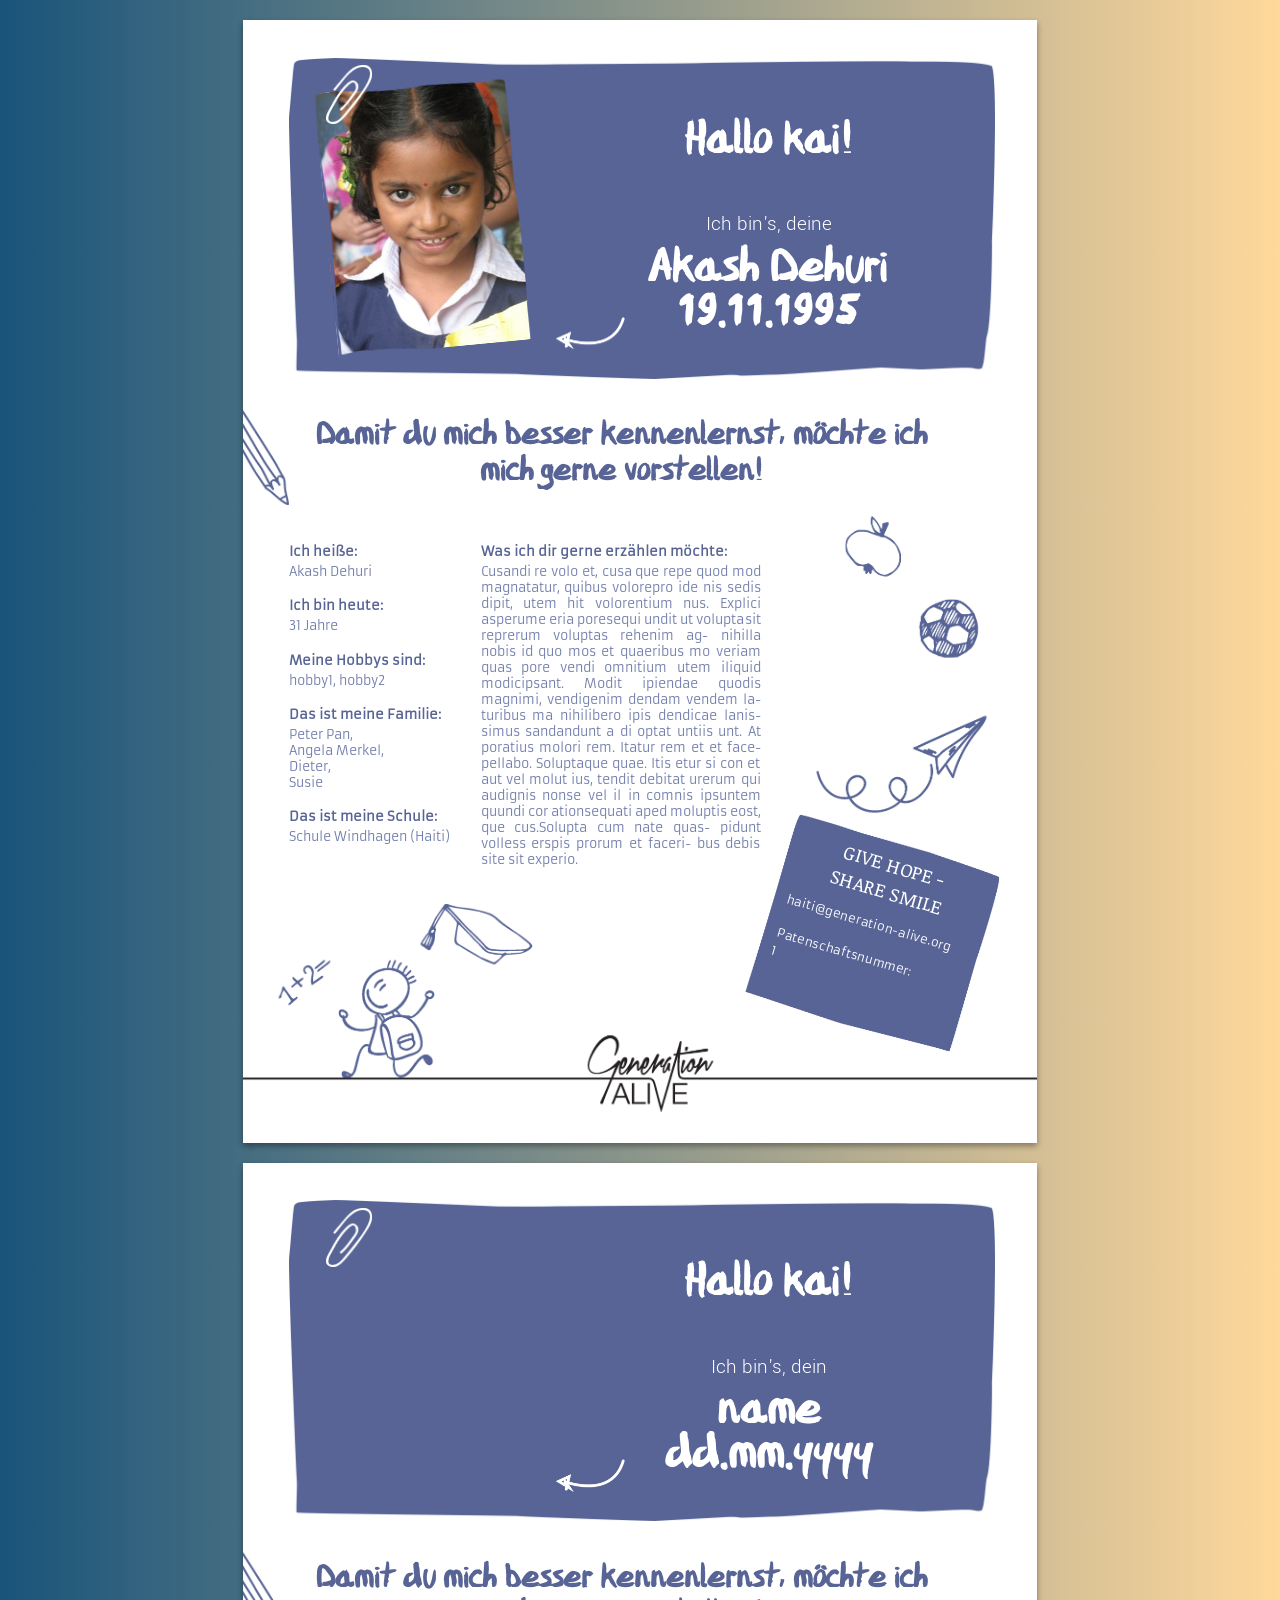
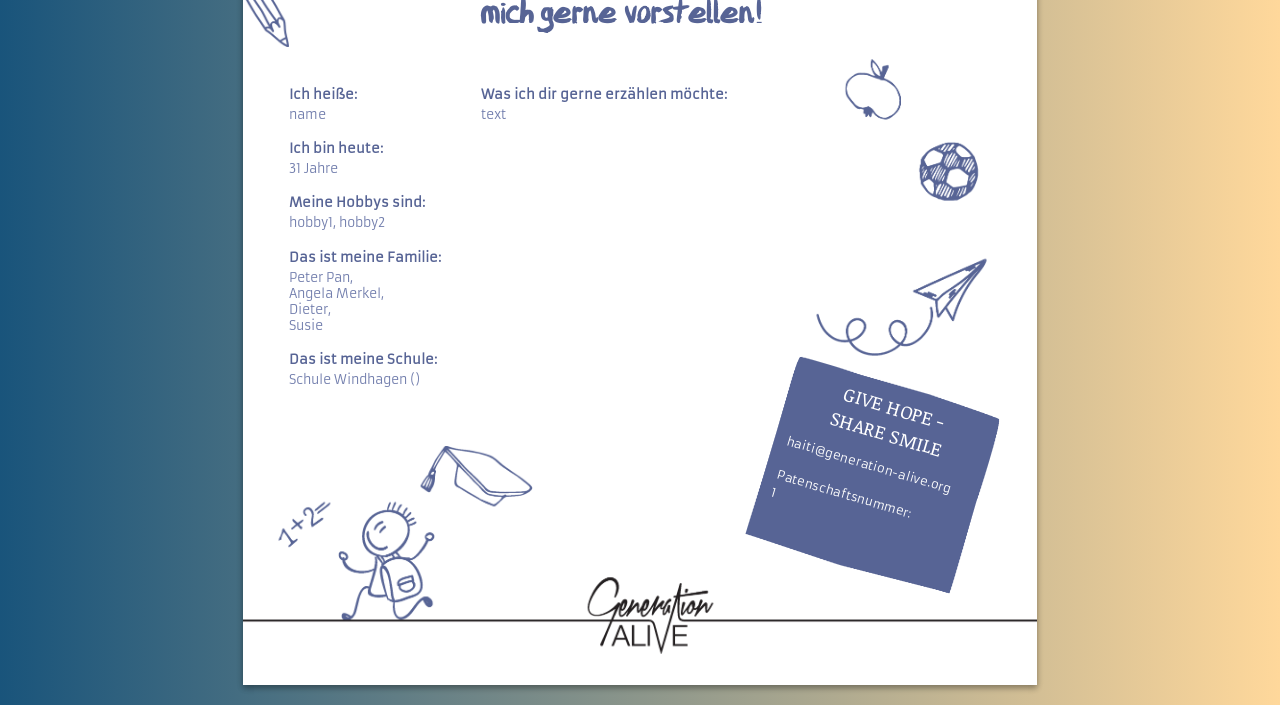
<file: index.html>
<!DOCTYPE html>
<html>
    <head>
        <meta charset="utf-8">
        <title>Steckbriefe</title>
        <link rel="stylesheet" href="stylesheets/print.css" media="screen" charset="utf-8">
        <link rel="stylesheet" href="stylesheets/view.css" media="screen" charset="utf-8">
        <link rel="stylesheet" href="stylesheets/print.css" media="print" charset="utf-8">
        <link href="https://fonts.googleapis.com/icon?family=Material+Icons" rel="stylesheet">
    </head>
    <body class="inv-invoice">

        <div id="app" class="inv-invoice-holder">
          
        </div>

        <script src="js/scripts.min.js" charset="utf-8"></script>
    </body>
</html>
</file>
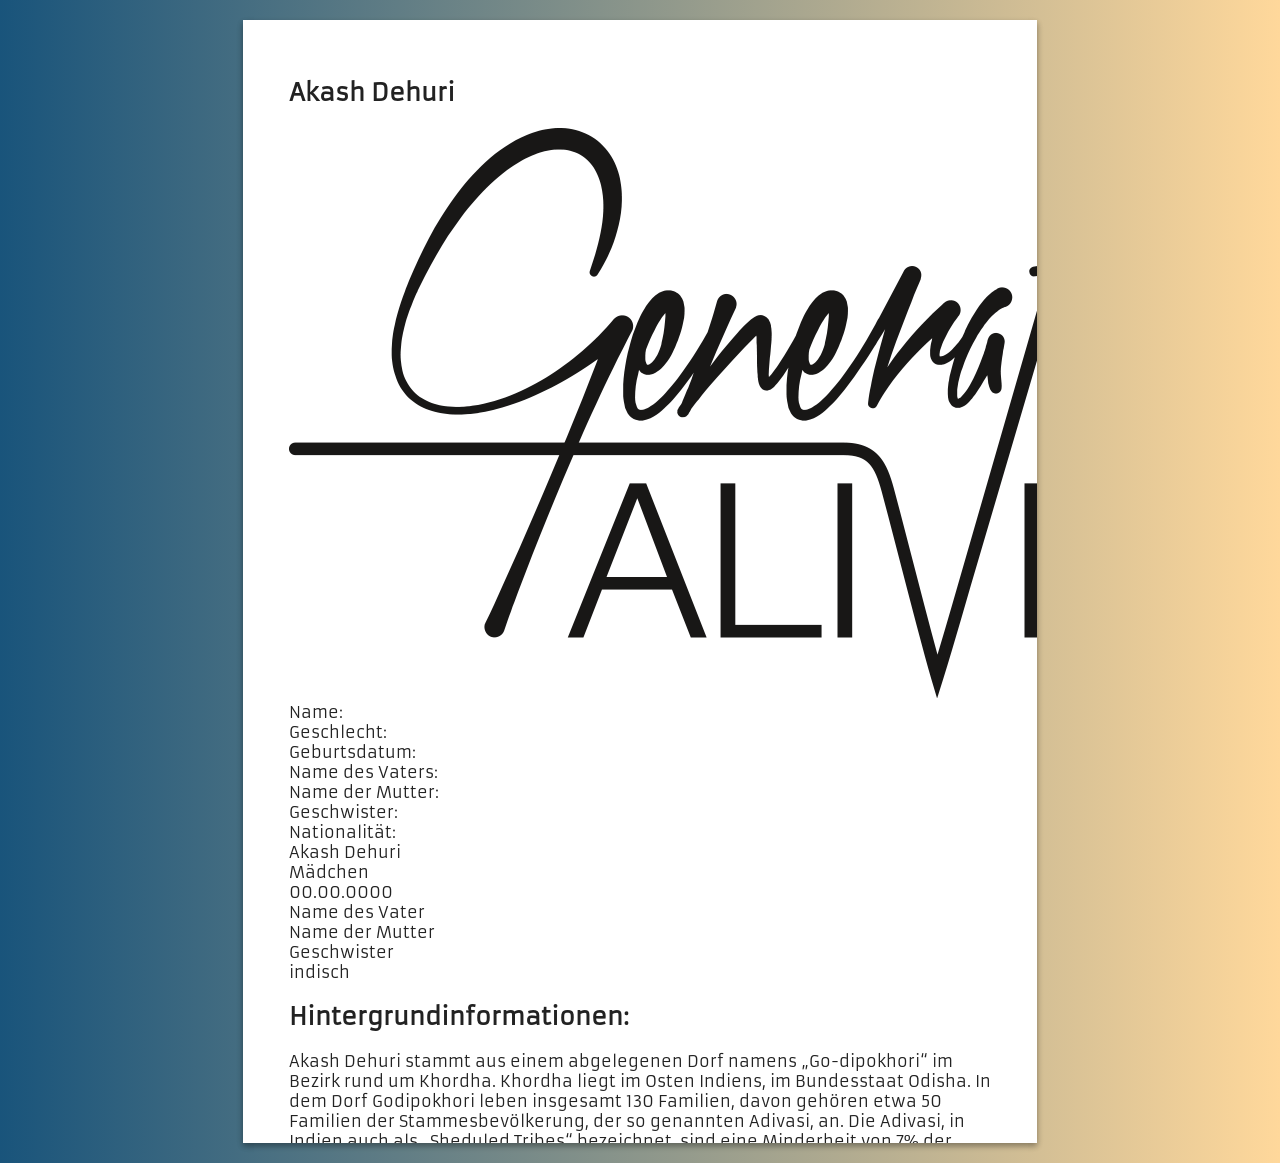
<file: mockup.html>
<!DOCTYPE html>
<html>
    <head>
        <meta charset="utf-8">
        <title>Invoice</title>
        <link rel="stylesheet" href="stylesheets/print.css" media="screen" charset="utf-8">
        <link rel="stylesheet" href="stylesheets/view.css" media="screen" charset="utf-8">
        <link rel="stylesheet" href="stylesheets/print.css" media="print" charset="utf-8">
        <link href="https://fonts.googleapis.com/icon?family=Material+Icons" rel="stylesheet">
    </head>
    <body class="inv-invoice">
        <div id="app" class="inv-invoice-holder">
          <div>
            <article class="inv-invoice__paper">
                <header class="sb-header">
                    <h1>Akash Dehuri</h1>
                    <img class="sb-logo" src="gfx/ga_logo.png" alt="Generation Alive"/>
                </header>
                <main class="sb-main">
                    <div class="sb-table">
                        <div class="sb-table__right">

                        </div>
                        <div class="sb-table__left">
                            <ul class="sb-table__list">
                                <li>Name:</li>
                                <li>Geschlecht:</li>
                                <li>Geburtsdatum:</li>
                                <li>Name des Vaters:</li>
                                <li>Name der Mutter:</li>
                                <li>Geschwister:</li>
                                <li>Nationalität:</li>
                            </ul>
                        </div>
                        <div class="sb-table__mid">
                            <ul class="sb-table__list sb-table__list--mid">
                                <li>Akash Dehuri</li>
                                <li>Mädchen</li>
                                <li>00.00.0000</li>
                                <li>Name des Vater</li>
                                <li>Name der Mutter</li>
                                <li>Geschwister</li>
                                <li>indisch</li>
                            </ul>
                        </div>

                    </div>

                    <h2>Hintergrundinformationen:</h2>
                        <div class="sb-description">
                            Akash Dehuri stammt aus einem abgelegenen Dorf namens „Go-dipokhori“  im  Bezirk  rund  um  Khordha.  Khordha  liegt  im  Osten  Indiens,  im  Bundesstaat  Odisha.  In  dem  Dorf  Godipokhori  leben  insgesamt  130  Familien,  davon  gehören  etwa  50  Familien  der  Stammesbevölkerung, der so genannten Adivasi, an. Die Adivasi, in Indien auch als „Sheduled Tribes“ bezeichnet, sind eine Minderheit von 7% der indischen Bevölkerung und leben als Ausge-stoßene meist in Slums oder sehr ländlichen Gebieten. Sie gehören zusammen mit der Kaste der Unberührbaren (Dalits) zu den ärmsten Menschen in Indien. Auch in diesem Dorf werden die Mitglieder der genannten Kaste als  Ausgestoßene  benachteiligt  und  leben  isoliert  von  den  übrigen  Dorfbewohnern  in  einer  entlegenen  Straße.  In  dieser  fast  ausweglosen Situation für die ärmsten der Armen in Indien leben diese  50  Familien  bereits  unter  der  Armutsgrenze.  Es  gibt  kein  Krankenhaus  und  keine  Schule  in  ihrer  Nähe,  geschweige  denn  fließendes Wasser oder befestigte Straßen. Die meisten der Dorf-bewohner  sind  Analphabeten  und  kämpfen  als Tagelöhner um  die Versorgung ihrer Familien. Doch nicht nur die wirtschaftliche und soziale Situation ist schier hoffnungslos, auch in geistlicher Hinsicht herrscht in Dörfern wie Godipokhori  eine  große  Armut.  Viele  der  Familien  sind  Hinduis-ten, oder als Stammesmitglieder Animisten. Sie glauben, dass die Natur eine Seele hat, sie beten Tiere, Bäume, Wasser, Felsen, usw. als Gottheit an. In diesem Dorf leben nur 10 christliche Familien.Akash Dehuri lebt als Ausgestoßener in diesem Dorf und gehört damit auch zu den besonders bedürftigen Kindern. Sein Vater ist Tagelöhner  und  hat  auch  nicht  immer  Arbeit.  Akashs  Bruder  ist  blind, dadurch hat es die Familie besonders schwer in diesem so feindseligen Umfeld zurechtzukommen.
                        </div>
                        <div class="sb-aside">
                            <figure class="sb-aside__image">
                                <img src="gfx/aside-img1.jpg" alt="Bild 1" />
                                <figcaption>Bildunterschrift 1</figcaption>
                            </figure>
                            <figure class="sb-aside__image">
                                <img src="gfx/aside-img2.jpg" alt="Bild 2" />
                                <figcaption>Bildunterschrift 2</figcaption>
                            </figure>
                        </div>
                    </main>
                </article>
            </div>
        </div>

        <!--<script src="js/scripts.min.js" charset="utf-8"></script>-->
    </body>
</html>
</file>
<file: stylesheets/print.css>
@import url("https://fonts.googleapis.com/css?family=Roboto:300,400,500,700");
@import url("https://fonts.googleapis.com/css?family=Source+Sans+Pro:400,600");
@import url("https://fonts.googleapis.com/css?family=Yantramanav:300,400");
@import url("https://fonts.googleapis.com/css?family=Noticia+Text");
@page {
  size: A4;
  margin: 0;
}
@font-face {
  font-family: ArmataRegular;
  src: url("../sass/font/Armata-Regular.otf") format("opentype");
}
@font-face {
  font-family: SintonyRegular;
  src: url("../sass/font/Sintony-Regular.otf") format("opentype");
}
@font-face {
  font-family: SintonyBold;
  src: url("../sass/font/Sintony-Bold.otf") format("opentype");
}
/* line 23, ../sass/print.sass */
ul {
  margin: 0;
  padding: 0;
  list-style: none;
}

/* line 28, ../sass/print.sass */
.inv-invoice {
  font-family: "ArmataRegular", sans-serif;
  color: #222;
}

/* line 32, ../sass/print.sass */
.inv-invoice {
  overflow: auto;
  margin: 0;
}

/* line 36, ../sass/print.sass */
.inv-invoice__paper {
  font-size: 12pt;
  overflow: auto;
  width: 21cm;
  height: 29.7cm !important;
  background-color: #fff;
  padding: 1cm 0;
  box-sizing: border-box;
  position: relative;
  padding: 1cm 1.2cm;
}

/* line 47, ../sass/print.sass */
.inv-list--right {
  text-align: right;
}

/* line 51, ../sass/print.sass */
.inv-list--inline li {
  display: inline;
}

/* line 54, ../sass/print.sass */
.inv-font--sm {
  font-size: 9pt;
}

/* line 58, ../sass/print.sass */
.mark-top {
  left: 0;
  width: 0.4cm;
  position: absolute;
  top: 10.5cm;
  border-top: solid 1pt #999;
  margin-left: 0.5cm;
  margin-right: 0.5cm;
}

/* line 67, ../sass/print.sass */
.mark--right {
  left: auto;
  right: 0;
}

/* line 71, ../sass/print.sass */
.mark-mid {
  border-top: solid 1pt #999;
  width: 0.6cm;
  position: absolute;
  margin-left: 0.3cm;
  top: 50%;
}

/* line 78, ../sass/print.sass */
.material-icons {
  vertical-align: middle;
}

/* line 81, ../sass/print.sass */
.link-style {
  color: #ff7f94;
  font-weight: bold;
}

@media print {
  /* line 86, ../sass/print.sass */
  .inv-menu {
    display: none;
  }

  /* line 88, ../sass/print.sass */
  * {
    -webkit-print-color-adjust: exact;
    background-color: unset;
    color: unset;
  }

  /* line 93, ../sass/print.sass */
  .inv-invoice__paper {
    height: 100%;
  }
}
@font-face {
  font-family: "FFADMatro";
  src: url("../material/Schriften_Steckbrief/FFADMatro.ttf") format("truetype");
}
/* line 10, ../sass/_steckbriefV2.sass */
.sb2-header {
  width: 530.1pt;
  height: 240.7pt;
  background-size: 100% 100%;
  background-image: url("../gfx/v2/header_background.png");
  overflow: auto;
  position: relative;
}

/* line 18, ../sass/_steckbriefV2.sass */
.sb2-avatar {
  margin-top: 0.7cm;
  margin-left: 1cm;
}

/* line 22, ../sass/_steckbriefV2.sass */
.sb2-avatar__img {
  width: 144.8pt;
  transform: rotate(-5.5deg);
  background-image: url("../gfx/err.jpg");
  background-size: cover;
  background-position: center center;
  height: 199.1pt;
  position: relative;
}
/* line 30, ../sass/_steckbriefV2.sass */
.sb2-avatar__img::after {
  display: block;
  position: absolute;
  content: "";
  left: -0.25%;
  top: -0.25%;
  width: 100.5%;
  height: 100.5%;
  background-image: url("../gfx/v2/avatar_border.png");
  background-size: cover;
  background-position: center center;
}

/* line 42, ../sass/_steckbriefV2.sass */
.sb2-avatar__hefter {
  position: absolute;
  top: 0.2cm;
  width: 1.2cm;
}

/* line 47, ../sass/_steckbriefV2.sass */
.sb2-header__pfeil {
  width: 2cm;
  bottom: 0.7cm;
  position: absolute;
  left: 7cm;
}

/* line 53, ../sass/_steckbriefV2.sass */
.sb2-headlines {
  position: absolute;
  top: 1.3cm;
  width: 10cm;
  right: 1cm;
  text-align: center;
  font-family: "FFADMatro";
  color: #fff;
  height: 6cm;
}
/* line 64, ../sass/_steckbriefV2.sass */
.sb2-headlines h1 {
  margin: 0;
  margin-top: 0.1cm;
  font-size: 30pt;
}
/* line 69, ../sass/_steckbriefV2.sass */
.sb2-headlines h2 {
  padding: 0;
  margin: 0;
  font-size: 30pt;
  color: #fff;
  font-family: "FFADMatro";
  line-height: 33pt;
}
/* line 77, ../sass/_steckbriefV2.sass */
.sb2-headlines p {
  margin: 0;
  margin-bottom: 0.2cm;
}
/* line 81, ../sass/_steckbriefV2.sass */
.sb2-headlines .introduction {
  font-family: "Yantramanav";
  font-weight: 300;
  font-size: 16pt;
  position: absolute;
  bottom: 0;
  width: 100%;
}

/* line 90, ../sass/_steckbriefV2.sass */
.sb2-main {
  text-align: center;
  position: relative;
}
/* line 93, ../sass/_steckbriefV2.sass */
.sb2-main h3 {
  width: 500pt;
  font-family: "FFADMatro";
  color: #576495;
  font-size: 21pt;
  line-height: 27pt;
  margin-top: 1cm;
}

/* line 101, ../sass/_steckbriefV2.sass */
.sb2-main__pen {
  position: absolute;
  width: 1.2cm;
  left: -1.2cm;
  top: -0.5cm;
}

/* line 107, ../sass/_steckbriefV2.sass */
.sb2-main__content {
  text-align: left;
  font-size: 9.5pt;
  padding-top: 20pt;
  color: #576495;
  position: relative;
}

/* line 114, ../sass/_steckbriefV2.sass */
.sb2-main__steckbrief {
  display: inline-block;
  width: 144pt;
  vertical-align: top;
}

/* line 119, ../sass/_steckbriefV2.sass */
.sb2-main__story {
  width: 210pt;
  display: inline-block;
}

/* line 123, ../sass/_steckbriefV2.sass */
.sb2-main__topic {
  font-size: 10pt;
  margin: 0;
  margin-bottom: 3pt;
  font-weight: bold;
}

/* line 129, ../sass/_steckbriefV2.sass */
.sb2-inline-data {
  margin: 0;
  margin-bottom: 13pt;
  line-height: 12pt;
  color: #727ead;
}

/* line 135, ../sass/_steckbriefV2.sass */
.sb2-text {
  margin: 0;
  line-height: 12pt;
  color: #727ead;
  white-space: pre-line;
  text-align: justify;
}

/* line 142, ../sass/_steckbriefV2.sass */
.sb2-main__content-items {
  width: 135.6pt;
  position: absolute;
  top: 0;
  right: 0;
}

/* line 148, ../sass/_steckbriefV2.sass */
.sb2-donations {
  width: 140.1pt;
  height: 128.1pt;
  background-image: url("../gfx/v2/donate_background.png");
  background-size: 100% 100%;
  color: #fff;
  text-align: left;
  padding: 7pt 10pt;
  font-size: 9pt;
  position: absolute;
  right: 1.5cm;
  bottom: 3cm;
  transform: rotate(16.5deg);
}

/* line 163, ../sass/_steckbriefV2.sass */
.sb2-donations__headline {
  font-family: "Noticia Text", serif;
  font-size: 14pt;
  font-weight: normal;
  text-align: center;
  margin: 0;
  margin-bottom: 10pt;
}

/* line 171, ../sass/_steckbriefV2.sass */
.sb2-donations__mail {
  display: block;
  margin-bottom: 15pt;
}

/* line 175, ../sass/_steckbriefV2.sass */
.sb2-donations__patenschaftsnummer {
  display: block;
  margin-bottom: 3pt;
}

/* line 179, ../sass/_steckbriefV2.sass */
.sb2-footer {
  position: absolute;
  bottom: 0;
  left: 0;
  width: 100%;
  padding-bottom: 20pt;
}

/* line 186, ../sass/_steckbriefV2.sass */
.sb2-footer__logo {
  width: 100%;
}
</file>
<file: stylesheets/view.css>
@media screen {
  /* line 2, ../sass/view.sass */
  .inv-invoice {
    background: #ffd89b;
    /* fallback for old browsers */
    background: -webkit-linear-gradient(to left, #ffd89b, #19547b);
    /* Chrome 10-25, Safari 5.1-6 */
    background: linear-gradient(to left, #ffd89b, #19547b);
    /* W3C, IE 10+/ Edge, Firefox 16+, Chrome 26+, Opera 12+, Safari 7+
     * background-attachment: fixed */
    min-height: 100vh;
    width: 100%;
  }

  /* line 22, ../sass/view.sass */
  .inv-invoice__paper {
    margin: 20px auto;
    box-shadow: 0 3px 6px rgba(0, 0, 0, 0.16), 0 3px 6px rgba(0, 0, 0, 0.23);
  }

  /* line 1, ../sass/style/_inv-menu.sass */
  .inv-menu {
    float: left;
    overflow: auto;
    width: 30%;
    height: 100vh;
    background-color: rgba(8, 26, 38, 0.6);
    padding: 10px 20px;
    box-sizing: border-box;
  }

  /* line 10, ../sass/style/_inv-menu.sass */
  .inv-menu__headline {
    overflow: auto;
    color: #ffd89b;
  }

  /* line 3, ../sass/style/_form.sass */
  .group {
    position: relative;
    margin-bottom: 45px;
    width: 100%;
    box-sizing: border-box;
  }

  /* line 9, ../sass/style/_form.sass */
  input {
    color: #fff;
    background-color: transparent;
    box-sizing: border-box;
    width: 100%;
    font-size: 18px;
    padding: 10px 10px 10px 5px;
    display: block;
    border: none;
    border-bottom: 1px solid #757575;
  }
  /* line 19, ../sass/style/_form.sass */
  input:focus {
    outline: none;
  }

  /* LABEL ======================================= */
  /* line 24, ../sass/style/_form.sass */
  label {
    color: #999;
    font-size: 18px;
    font-weight: normal;
    position: absolute;
    pointer-events: none;
    left: 0px;
    top: 10px;
    transition: 0.2s ease all;
    -moz-transition: 0.2s ease all;
    -webkit-transition: 0.2s ease all;
  }

  /* active state */
  /* line 39, ../sass/style/_form.sass */
  input:focus ~ label, input:valid ~ label {
    top: -20px;
    font-size: 14px;
    color: #ffd89b;
  }

  /* BOTTOM BARS ================================= */
  /* line 46, ../sass/style/_form.sass */
  .bar {
    box-sizing: border-box;
    position: relative;
    display: block;
    width: 100%;
  }
  /* line 51, ../sass/style/_form.sass */
  .bar:before, .bar:after {
    content: "";
    height: 2px;
    width: 0;
    bottom: 1px;
    position: absolute;
    background: #ffd89b;
    transition: 0.2s ease all;
    -moz-transition: 0.2s ease all;
    -webkit-transition: 0.2s ease all;
  }

  /* active state */
  /* line 65, ../sass/style/_form.sass */
  input:focus ~ .bar:before, input:focus ~ .bar:after {
    width: 100%;
  }

  /* HIGHLIGHTER ================================== */
  /* line 70, ../sass/style/_form.sass */
  .highlight {
    position: absolute;
    height: 60%;
    width: 100%;
    top: 25%;
    left: 0;
    pointer-events: none;
    opacity: 0.5;
  }

  /* active state */
  /* line 81, ../sass/style/_form.sass */
  input:focus ~ .highlight {
    -webkit-animation: inputHighlighter 0.3s ease;
    -moz-animation: inputHighlighter 0.3s ease;
    animation: inputHighlighter 0.3s ease;
  }

  /* ANIMATIONS ================ */
  @-webkit-keyframes inputHighlighter {
    from {
      background: #ffd89b;
    }
    to {
      width: 0;
      background: transparent;
    }
  }
  @-moz-keyframes inputHighlighter {
    from {
      background: #ffd89b;
    }
    to {
      width: 0;
      background: transparent;
    }
  }
  @keyframes inputHighlighter {
    from {
      background: #ffd89b;
    }
    to {
      width: 0;
      background: transparent;
    }
  }
}
</file>
